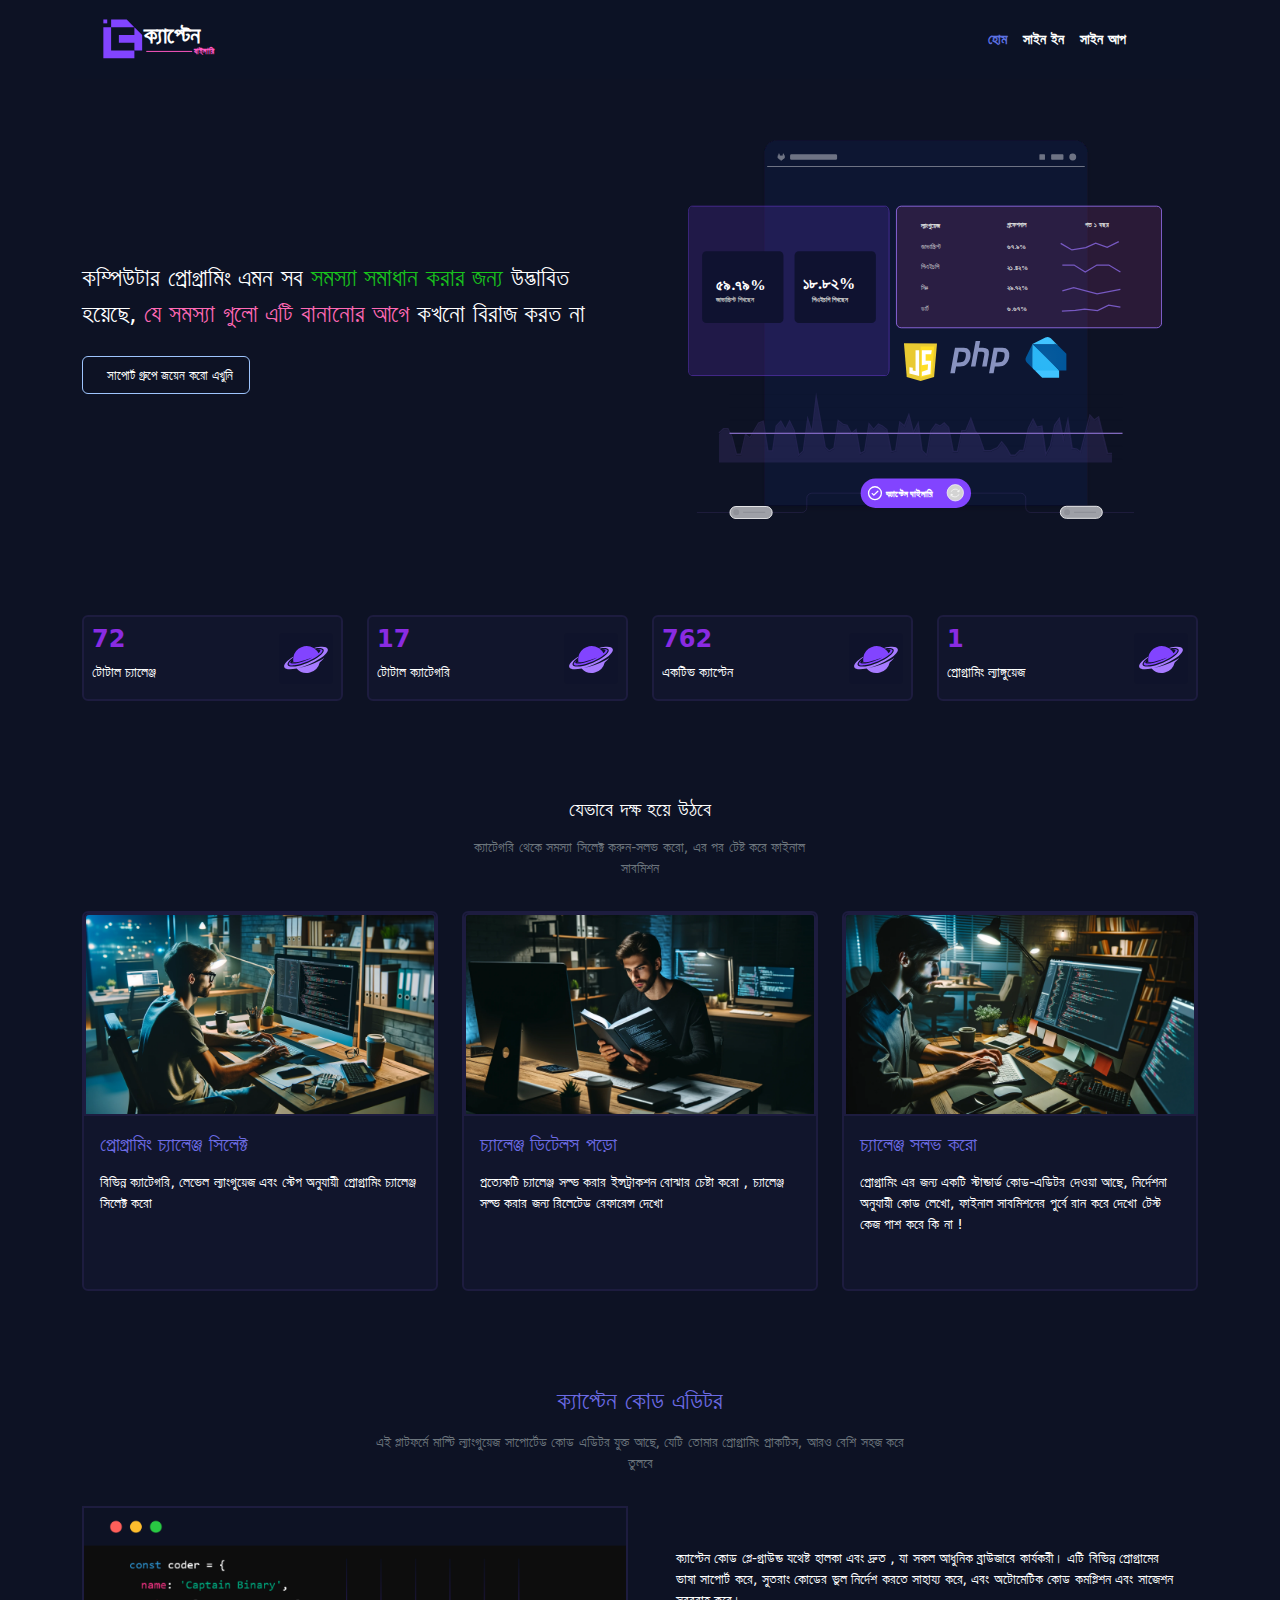
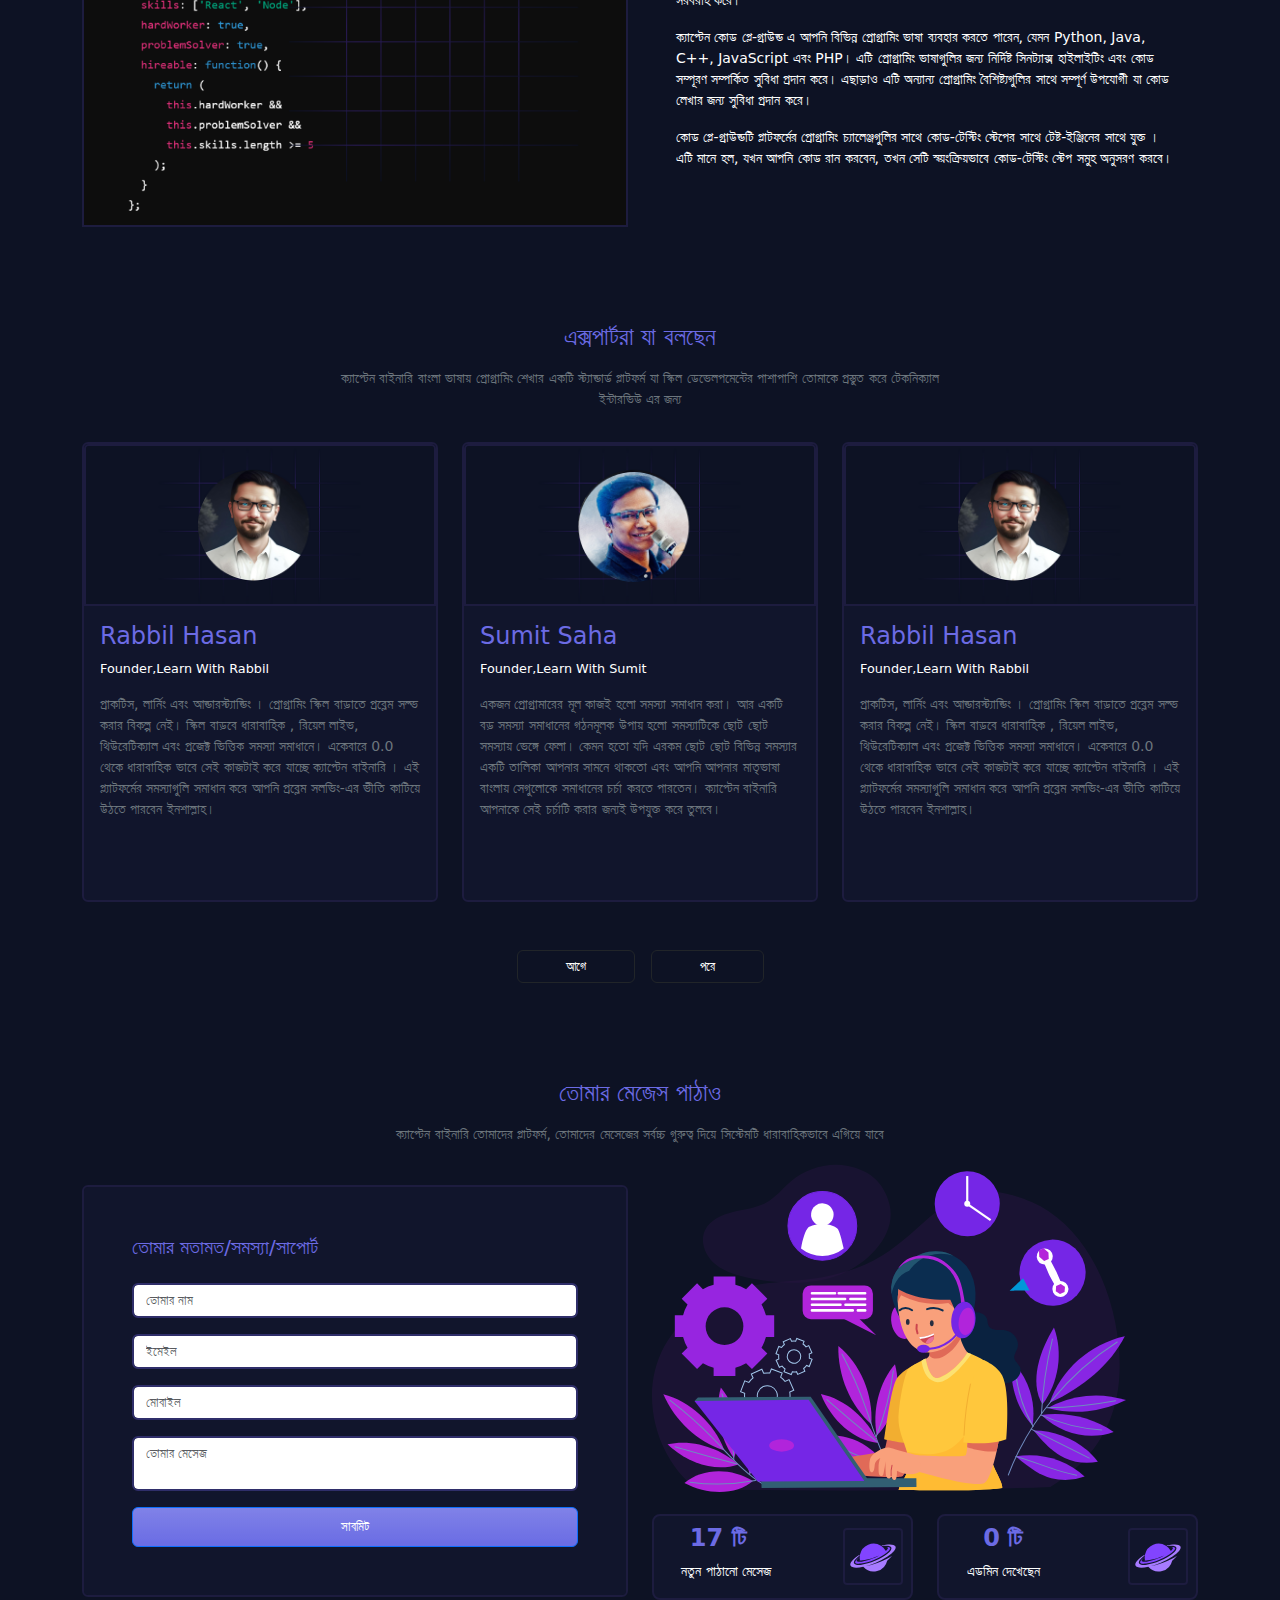
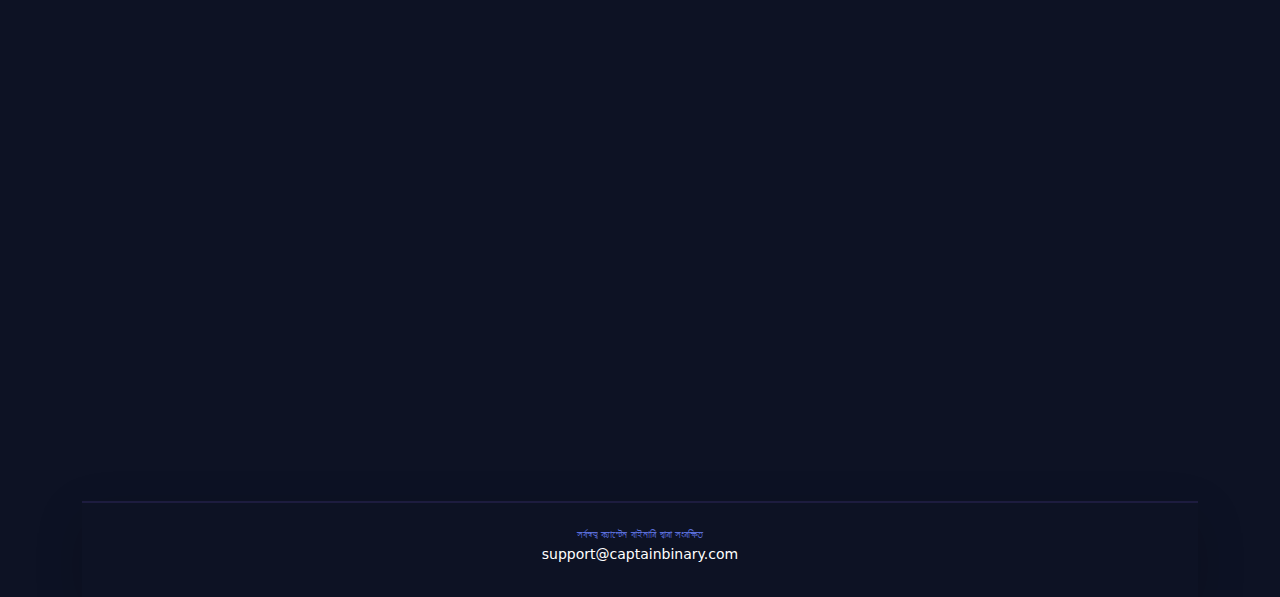
<file: index.html>
<!DOCTYPE html>
<html lang="en">

<head>
    <!--    meta tag starts from here-->
    <meta charset="UTF-8">
    <meta name="viewport" content="width=device-width, initial-scale=1.0">
    <meta name="description" content="Captain Binary তে প্রোগ্রামিং শেখার Day 01 থেকেই শুরু করতে পারবে প্রবলেম সলভিং। Step by step লার্ন করা থেকে শুরু করে প্রোগ্রামিং স্কিল ডেভেলপ হবে রিয়েল লাইফ, থিউরেটিক্যাল, প্রোজেক্ট ভিত্তিক সমস্যা সমাধানে। কম্পিউটার প্রোগ্রামিং এমন সব সমস্যা সমাধান করার জন্য উদ্ভাবিত হয়েছে, যে সমস্যা গুলো এটি বানানোর আগে কখনো বিরাজ করত না। ">
    <meta name="keyword" content="জাভাস্ক্রিপ্ট শেখা, জাভাস্ক্রিপ্ট সমস্যা সমাধান, কোডিং চ্যালেঞ্জ, জাভাস্ক্রিপ্ট টিউটোরিয়াল, প্রোগ্রামিং দক্ষতা, কোডিং অনুশীলন, জাভাস্ক্রিপ্ট অনুশীলন, ওয়েব ডেভেলপমেন্ট, ইন্টারেক্টিভ লার্নিং, Captain Binary">
    <meta property="og:image" content="https://CaptainBinary.com/images/captainbinary.png">
    <!-- google fonts -->
    <link rel="preconnect" href="https://fonts.googleapis.com">
    <link rel="preconnect" href="https://fonts.gstatic.com" crossorigin>
    <link href="https://fonts.googleapis.com/css2?family=Tiro+Bangla:ital@0;1&display=swap" rel="stylesheet">
    <!-- font awesome cdn -->
    <link rel="stylesheet" href="https://cdnjs.cloudflare.com/ajax/libs/font-awesome/6.5.2/css/all.min.css"
        integrity="sha512-SnH5WK+bZxgPHs44uWIX+LLJAJ9/2PkPKZ5QiAj6Ta86w+fsb2TkcmfRyVX3pBnMFcV7oQPJkl9QevSCWr3W6A=="
        crossorigin="anonymous" referrerpolicy="no-referrer" />
    <!-- bootstrap css -->
    <link rel="stylesheet" href="./css/bootstrap.min.css">
    <!-- custom css -->
    <link rel="stylesheet" href="./css/style.css">
    <title>Captain Binary - প্রোগ্রামিং শেখার সেরা উপায়</title>
</head>

<body>
    <!-- navbar starts here -->
    <section class="nav_menu sticky-top">
        <div class="container">
            <div class="row">
                <div class="wrapper mb-2">
                    <nav class="navbar navbar-expand-lg">
                        <div class="navbar-brand">
                            <a href="index.html">
                                <img src="./images/logo.svg" alt="logo_img" class="img-fluid">
                            </a>
                        </div>
        
                        <button class="navbar-toggler" type="button" data-bs-toggle="collapse" data-bs-target="#navbarSupportedContent" aria-controls="navbarSupportedContent" aria-expanded="false" aria-label="Toggle navigation">
                            <span><i class="fa-solid fa-bars fa-2x"></i></span>
                        </button>
                        
                        <div class="collapse navbar-collapse" id="navbarSupportedContent">
                            <ul class="navbar-nav ms-auto">
                                <li class="nav-item">
                                    <a class="nav-link  fw-bolder" href="index.html">হোম</a>
                                </li>
                                <li class="nav-item">
                                    <a class="nav-link text-white fw-bolder" href="login.html">সাইন ইন</a>
                                </li>
                                <li class="nav-item">
                                    <a class="nav-link text-white fw-bolder" href="sign-up.html">সাইন আপ</a>
                                </li>
                            </ul>
                        </div>
                        
                    </nav>
                </div>
            </div>
        </div>
    </section>
    <!-- navbar ends here -->

    <!-- hero section start -->
    <section class="hero mt-3 mt-lg-0">
        <div class="container">
            <div class="row align-items-center gap-4 gap-md-0">
                <div class="col-lg-6 ">
                    <div class="wrapper">
                        <h4 class="text-white lh-base">
                            <i class="fa-solid fa-quote-left text-secondary "></i>
                            কম্পিউটার প্রোগ্রামিং এমন সব
                            <span class="hero-span-1">
                                সমস্যা সমাধান করার জন্য
                            </span>
                            উদ্ভাবিত হয়েছে,
                            <span class="hero-span-2">
                                যে সমস্যা গুলো এটি বানানোর আগে
                            </span>কখনো বিরাজ করত না
                            <i class="fa-solid fa-quote-right text-secondary "></i>
                        </h4>
                        <div class="col-lg-12">
                            <a class="btn btn-outline-dark text-white px-3 mt-3 border-primary-subtle fs-6"
                                href="www.facebook.com"><i class="fa-brands fa-facebook"></i> <span class="hero-span-3">সাপোর্ট গ্রুপে জয়েন করো এখুনি</span>
                            </a>
                        </div>
                    </div>
                    
                </div>
                <div class="col-lg-6 p-5">
                    <img src="./images/hero-img.svg" alt="hero-img" class="img-fluid">
                </div>
            </div>
        </div>
    </section>
    <!-- hero section end -->

    <!-- brand section starts here-->
    <section class="brand my-5">
        <div class="container">
            <div class="row gap-3 gap-md-0">
                <div class="col-lg-3">
                    <div class="wrapper px-2 rounded-2">
                        <div class="row justify-content-between align-items-center">
                            <div class="col-6">
                                <h4 class="mt-2  fw-bolder">72</h4>
                                <p class="text-white small text-nowrap">টোটাল চ্যালেঞ্জ</p>
                            </div>
                            <div class="col-6">
                                <div class="d-flex justify-content-end">
                                    <img src="./images/icon.svg" alt="icon img" class="img-fluid w-50  rounded-1">
                                </div>
                            </div>
                        </div>
                    </div>
                </div>

                <div class="col-lg-3">
                    <div class="wrapper px-2 rounded-2">
                        <div class="row justify-content-between align-items-center">
                            <div class="col-6">
                                <h4 class="mt-2  fw-bolder">17</h4>
                                <p class="text-white small text-nowrap">টোটাল ক্যাটেগরি</p>
                            </div>
                            <div class="col-6">
                                <div class="d-flex justify-content-end">
                                    <img src="./images/icon.svg" alt="icon img" class="img-fluid w-50  rounded-1">
                                </div>
                            </div>
                        </div>
                    </div>
                </div>

                <div class="col-lg-3">
                    <div class="wrapper px-2 rounded-2">
                        <div class="row justify-content-between align-items-center">
                            <div class="col-6">
                                <h4 class="mt-2  fw-bolder">762</h4>
                                <p class="text-white small text-nowrap">একটিভ ক্যাপ্টেন</p>
                            </div>
                            <div class="col-6">
                                <div class="d-flex justify-content-end">
                                    <img src="./images/icon.svg" alt="icon img" class="img-fluid w-50  rounded-1">
                                </div>
                            </div>
                        </div>
                    </div>
                </div>

                <div class="col-lg-3">
                    <div class="wrapper px-2 rounded-2">
                        <div class="row justify-content-between align-items-center">
                            <div class="col-6">
                                <h4 class="mt-2 fw-bolder">1</h4>
                                <p class="text-white small text-nowrap">প্রোগ্রামিং ল্যাঙ্গুয়েজ</p>
                            </div>
                            <div class="col-6">
                                <div class="d-flex justify-content-end">
                                    <img src="./images/icon.svg" alt="icon img" class="img-fluid w-50  rounded-1">
                                </div>
                            </div>
                        </div>
                    </div>
                </div>
            </div>
        </div>
    </section>
    <!-- brand section ends here -->

    <!-- challenge  section starts from here-->
    <section class="challenge text-white my-5">
        <div class="container">
            <div class="row justify-content-center text-center">
                <div class="col-md-4 ">
                    <div class="wrapper">
                        <h5 class="mt-5 mb-3">যেভাবে দক্ষ হয়ে উঠবে</h5>
                        <p class=" small text-secondary">ক্যাটেগরি থেকে সমস্যা সিলেক্ট করুন-সলভ করো, এর পর টেষ্ট করে ফাইনাল সাবমিশন</p>
                    </div>
                </div>
            </div>
            <div class="row align-self-center">
                <div class="col-md-4">
                    <div class="wrapper">
                        <div class="card mt-3 card-item">
                            <div class="card-img">
                                <img class="img-fluid card-img-top" src="./images/find.webp" alt="card-img" >
                            </div>
                            <div class="card-body">
                                <h5 class="card-title title">প্রোগ্রামিং চ্যালেঞ্জ সিলেক্ট</h5>
                                <p class="card-text text-white small mt-3">
                                    বিভিন্ন ক্যাটেগরি, লেভেল ল্যাংগুয়েজ এবং স্টেপ অনুযায়ী প্রোগ্রামিং চ্যালেঞ্জ সিলেক্ট করো
                                </p>
                            </div>
                        </div>
                    </div>
                </div>

                <div class="col-md-4">
                    <div class="wrapper">
                        <div class="card mt-3 card-item">
                            <div class="card-img">
                                <img class="img-fluid card-img-top" src="./images/read.webp" alt="card-img" >
                            </div>
                            <div class="card-body">
                                <h5 class="card-title title">চ্যালেঞ্জ ডিটেলস পড়ো</h5>
                                <p class="card-text text-white small mt-3">
                                    প্রত্যেকটি চ্যালেঞ্জ সল্ভ করার ইন্সট্রাকশন বোঝার চেষ্টা করো , চ্যালেঞ্জ সল্ভ করার জন্য রিলেটেড রেফারেন্স দেখো
                                </p>
                            </div>
                        </div>
                    </div>
                </div>

                <div class="col-md-4">
                    <div class="wrapper">
                        <div class="card mt-3 card-item">
                            <div class="card-img">
                                <img class="img-fluid card-img-top" src="./images/solve.webp" alt="card-img" >
                            </div>
                            <div class="card-body">
                                <h5 class="card-title title">চ্যালেঞ্জ সলভ করো</h5>
                                <p class="card-text text-white small mt-3">
                                    প্রোগ্রামিং এর জন্য একটি স্টান্ডার্ড কোড-এডিটর দেওয়া আছে, নির্দেশনা অনুযায়ী কোড লেখো, ফাইনাল সাবমিশনের পুর্বে রান করে দেখো টেস্ট কেজ পাশ করে কি না !
                                </p>
                            </div>
                        </div>
                    </div>
                </div>
            </div>
        </div>
    </section>
    <!-- challenge  section ends here-->

    <!--    skill section starts from here-->

    <section class="challenge text-white my-5">
        <div class="container">

            <div class="row justify-content-center text-center">
                <div class="col-md-6">
                    <div class="wrapper">
                        <h4 class="mt-5 mb-3">ক্যাপ্টেন কোড এডিটর</h4>
                        <p class=" small text-secondary">এই প্লাটফর্মে মাল্টি ল্যাংগুয়েজ সাপোর্টেড কোড এডিটর যুক্ত আছে, যেটি তোমার প্রোগ্রামিং প্রাকটিস, আরও বেশি সহজ করে তুলবে</p>
                    </div>
                </div>
            </div>

            <div class="row align-items-center mt-3 gap-4 gap-md-0">
                <div class="col-md-6">
                    <div class="wrapper">
                        <img class="img-fluid" src="./images/console.png" alt="console-img">
                    </div>
                </div>

                <div class="col-md-6">
                    <div class="wrapper">
                        <div class="text small p-4 align-self-center">
                            <p>ক্যাপ্টেন কোড প্লে-গ্রাউন্ড যথেষ্ট হালকা এবং দ্রুত , যা সকল আধুনিক ব্রাউজারে কার্যকরী। এটি বিভিন্ন প্রোগ্রামের ভাষা সাপোর্ট করে, সুতরাং কোডের ভুল নির্দেশ করতে সাহায্য করে, এবং অটোমেটিক কোড কমপ্লিশন এবং সাজেশন সরবরাহ করে।</p>

                            <p>
                                ক্যাপ্টেন কোড প্লে-গ্রাউন্ড এ আপনি বিভিন্ন প্রোগ্রামিং ভাষা ব্যবহার করতে পারেন, যেমন Python, Java, C++, JavaScript এবং PHP। এটি প্রোগ্রামিং ভাষাগুলির জন্য নির্দিষ্ট সিনট্যাক্স হাইলাইটিং এবং কোড সম্পূরণ সম্পর্কিত সুবিধা প্রদান করে। এছাড়াও এটি অন্যান্য প্রোগ্রামিং বৈশিষ্ট্যগুলির সাথে সম্পূর্ণ উপযোগী যা কোড লেখার জন্য সুবিধা প্রদান করে।
                            </p>

                            <p>
                                কোড প্লে-গ্রাউন্ডটি প্লাটফর্মের প্রোগ্রামিং চ্যালেঞ্জগুলির সাথে কোড-টেস্টিং স্টেপের সাথে টেষ্ট-ইঞ্জিনের সাথে যুক্ত । এটি মানে হল, যখন আপনি কোড রান করবেন, তখন সেটি স্বয়ংক্রিয়ভাবে কোড-টেস্টিং স্টেপ সমুহ অনুসরণ করবে।
                            </p>
                        </div>
                    </div>
                </div>
            </div>
        </div>
    </section>

    <!--    skill section ends here-->

    <!--    testimonial section starts from here-->
    <section class="challenge testimonial text-white my-5">
        <div class="container">
            <div class="row justify-content-center text-center">
                <div class="col-6 col-md-7">
                    <div class="wrapper">
                        <h4 class="mt-5 mb-3">এক্সপার্টরা যা বলছেন</h4>
                        <p class=" small text-secondary">ক্যাপ্টেন বাইনারি বাংলা ভাষায় প্রোগ্রামিং শেখার একটি স্ট্যান্ডার্ড প্লাটফর্ম যা স্কিল ডেভেলপমেন্টের পাশাপাশি তোমাকে প্রস্তুত করে টেকনিক্যাল ইন্টারভিউ এর জন্য</p>
                    </div>
                </div>
            </div>
            <div class="row">
                <div class="col-md-4">
                    <div class="wrapper">
                        <div class="card mt-3 card-item">
                            <div class="card-img">
                                <img class="img-fluid card-img-top" src="./images/testimonial_1.png" alt="card-img" >
                            </div>
                            <div class="card-body p-3">
                                <h4 class="card-title title">Rabbil Hasan</h4>
                                <p class="card-text text-white designation">Founder,Learn With Rabbil</p>
                                <p class="card-text text-secondary small mt-3 mb-3">
                                    প্রাকটিস, লার্নিং এবং আন্ডারস্ট্যান্ডিং । প্রোগ্রামিং স্কিল বাড়াতে প্রব্লেম সল্ভ করার বিকল্প নেই। স্কিল বাড়বে ধারাবাহিক , রিয়েল লাইভ, থিউরেটিক্যাল এবং প্রজেক্ট ভিত্তিক সমস্যা সমাধানে। একেবারে 0.0 থেকে ধারাবাহিক ভাবে সেই কাজটাই করে যাচ্ছে ক্যাপ্টেন বাইনারি । এই প্ল্যাটফর্মের সমস্যাগুলি সমাধান করে আপনি প্রব্লেম সলভিং-এর ভীতি কাটিয়ে উঠতে পারবেন ইনশাল্লাহ।
                                </p>
                            </div>
                        </div>
                    </div>
                </div>

                <div class="col-md-4">
                    <div class="wrapper">
                        <div class="card mt-3 card-item">
                            <div class="card-img">
                                <img class="img-fluid card-img-top" src="./images/testimonial_2.png" alt="card-img" >
                            </div>
                            <div class="card-body p-3">
                                <h4 class="card-title title">Sumit Saha</h4>
                                <p class="card-text text-white designation">Founder,Learn With Sumit</p>
                                <p class="card-text text-secondary small">
                                    একজন প্রোগ্রামারের মূল কাজই হলো সমস্যা সমাধান করা। আর একটি বড় সমস্যা সমাধানের গঠনমূলক উপায় হলো সমস্যাটিকে ছোট ছোট সমস্যায় ভেঙ্গে ফেলা। কেমন হতো যদি এরকম ছোট ছোট বিভিন্ন সমস্যার একটি তালিকা আপনার সামনে থাকতো এবং আপনি আপনার মাতৃভাষা বাংলায় সেগুলোকে সমাধানের চর্চা করতে পারতেন। ক্যাপ্টেন বাইনারি আপনাকে সেই চর্চাটি করার জন্যই উপযুক্ত করে তুলবে।
                                </p>
                            </div>
                        </div>
                    </div>
                </div>

                <div class="col-md-4">
                    <div class="wrapper">
                        <div class="card mt-3 card-item">
                            <div class="card-img">
                                <img class="img-fluid card-img-top" src="./images/testimonial_3.png" alt="card-img" >
                            </div>
                            <div class="card-body p-3">
                                <h4 class="card-title title">Rabbil Hasan</h4>
                                <p class="card-text text-white designation">Founder,Learn With Rabbil</p>
                                <p class="card-text text-secondary small mt-3 mb-3">
                                    প্রাকটিস, লার্নিং এবং আন্ডারস্ট্যান্ডিং । প্রোগ্রামিং স্কিল বাড়াতে প্রব্লেম সল্ভ করার বিকল্প নেই। স্কিল বাড়বে ধারাবাহিক , রিয়েল লাইভ, থিউরেটিক্যাল এবং প্রজেক্ট ভিত্তিক সমস্যা সমাধানে। একেবারে 0.0 থেকে ধারাবাহিক ভাবে সেই কাজটাই করে যাচ্ছে ক্যাপ্টেন বাইনারি । এই প্ল্যাটফর্মের সমস্যাগুলি সমাধান করে আপনি প্রব্লেম সলভিং-এর ভীতি কাটিয়ে উঠতে পারবেন ইনশাল্লাহ।
                                </p>
                            </div>
                        </div>
                    </div>
                </div>

                <div class="col-md-12">
                    <div class="wrapper d-flex justify-content-center mt-5 gap-3">
                        <a class="btn btn-outline-dark text-white testimonial-btn px-5 " href="#">আগে</a>
                        <a class="btn btn-outline-dark text-white  testimonial-btn px-5 " href="#">পরে</a>
                    </div>
                </div>
            </div>
        </div>
    </section>
    <!--    testimonial section starts from here-->

    <!--    contact section starts from here-->
    <section class="contact challenge">
        <div class="container">
            <div class="row ">
                <div class="wrapper d-flex justify-content-center text-center">
                    <div class="col-md-6 ">
                        <div class="wrapper">
                            <h4 class="mt-5 mb-3">তোমার মেজেস পাঠাও</h4>
                            <p class=" small text-secondary">ক্যাপ্টেন বাইনারি তোমাদের প্লাটফর্ম, তোমাদের মেসেজের সর্বচ্চ গুরুত্ব দিয়ে
                                সিস্টেমটি ধারাবাহিকভাবে এগিয়ে যাবে</p>
                        </div>
                    </div>
                </div>
                <div class="col-md-6 my-4">
                    <form action="" class="text-white form-control p-5 rounded-2">
                        <h5 class="mb-4 title ">তোমার মতামত/সমস্যা/সাপোর্ট</h5>
                        <div class="wrapper">
                            <div class="mb-3 ">
                                <input class="form-control small" type="text" name="name" id="text" placeholder="তোমার নাম" aria-label="first-name">
                            </div>

                            <div class="mb-3">
                                <input class="form-control " type="email" name="email" id="email" placeholder="ইমেইল" aria-label="email">
                            </div>

                            <div class="mb-3">
                                <input class="form-control" type="tel" name="mobile" id="mobile" placeholder="মোবাইল" aria-label="tel">
                            </div>

                            <div class="mb-3">
                                <textarea class="form-control" type="text" id="msg" placeholder="তোমার মেসেজ" aria-label="message"></textarea>
                            </div>
                            <div>
                                <button class="btn btn-primary bg-gradient w-100" type="submit">সাবমিট</button>
                            </div>
                        </div>
                    </form>
                </div>
                <div class="col-md-6">
                    <img src="./images/support.svg" alt="support-img">

                    <div class="row">
                        <div class="col-6">
                            <a href="#" class="text-decoration-none pointer-event">
                                <div class="wrapper d-flex align-items-center rounded-3 card-item">
                                    <div class="col-6 text-center">
                                        <h4 class="mt-2  fw-bolder">17 টি</h4>
                                        <p class="text-white small text-nowrap ms-3">নতুন পাঠানো মেসেজ</p>
                                    </div>
                                    <div class="col-6">
                                        <div class="d-flex justify-content-end me-2">
                                            <img src="./images/icon.svg" alt="icon img" class="img-fluid w-50  rounded-1">
                                        </div>
                                    </div>
                                </div>
                            </a>
                        </div>

                        <div class="col-6">
                            <a href="#" class="text-decoration-none pointer-event">
                                <div class="wrapper d-flex align-items-center rounded-3 card-item">
                                    <div class="col-6 text-center">
                                        <h4 class="mt-2  fw-bolder">0 টি</h4>
                                        <p class="text-white small text-nowrap">এডমিন দেখেছেন </p>
                                    </div>
                                    <div class="col-6">
                                        <div class="d-flex justify-content-end me-2">
                                            <img src="./images/icon.svg" alt="icon img" class="img-fluid w-50  rounded-1">
                                        </div>
                                    </div>
                                </div>
                            </a>
                        </div>
                    </div>

                </div>
            </div>
        </div>
    </section>
    <!--    contact section ends here-->

    <!--    footer section starts from here-->
    <section class="footer">
        <div class="container">
            <div class="wrapper text-center text-white py-3 shadow-lg">
                <div class="row justify-content-center">
                    <div class="col-12 col-md-6">
                        <div class="footer-icon">
                            <i class="fa-brands fa-facebook"></i>
                            <i class="fa-brands fa-linkedin-in"></i>
                            <i class="fa-brands fa-youtube"></i>
                        </div>
                        <div class="footer-des">
                            <p class="small mt-2 mb-0">সর্বস্বত্ব ক্যাপ্টেন বাইনারি দ্বারা সংরক্ষিত</p>
                            <p class="small">support@captainbinary.com</p>
                        </div>
                    </div>
                </div>
            </div>
        </div>
    </section>

    <!--    footer section ends here-->
    <script src="./js/bootstrap.bundle.js"></script>
</body>

</html>
</file>
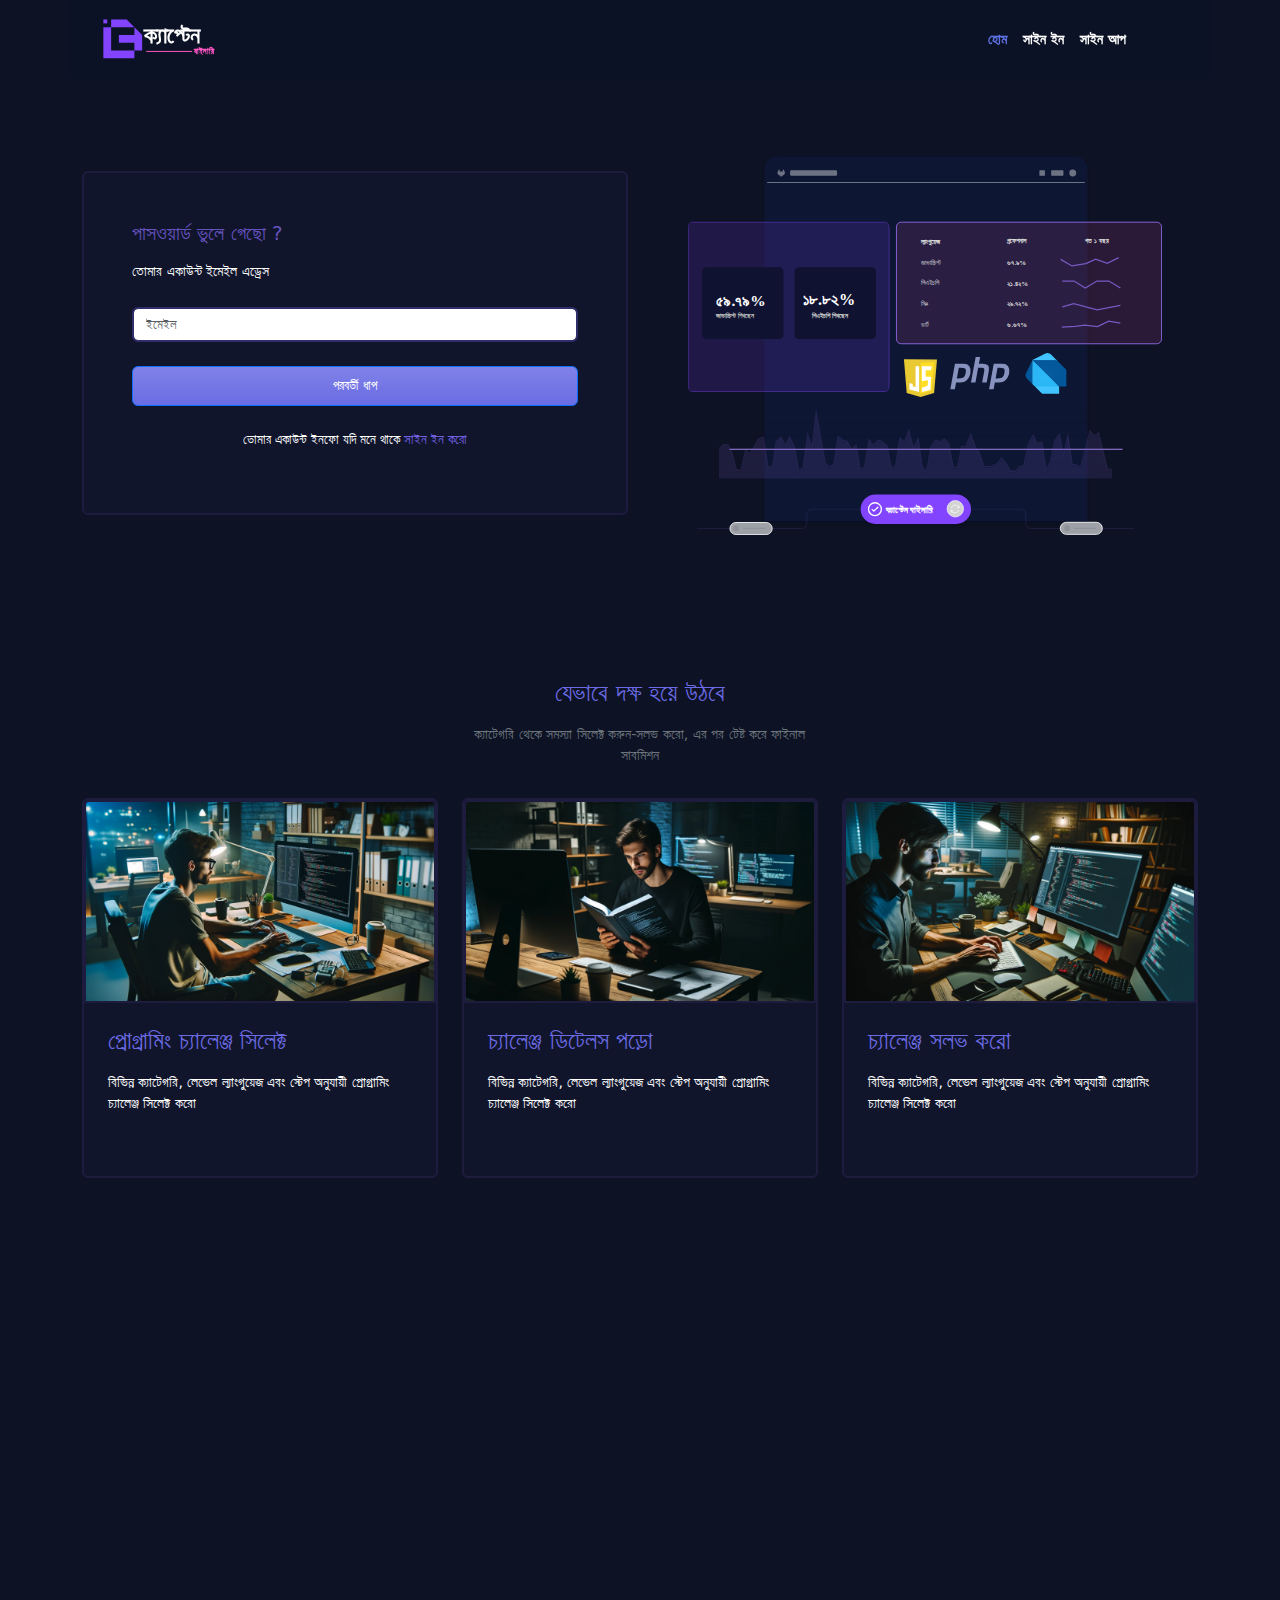
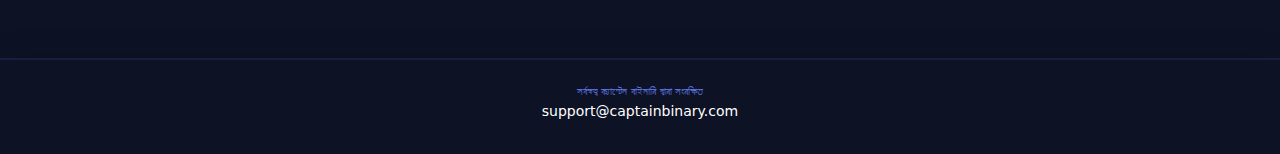
<file: forget-password.html>
<!DOCTYPE html>
<html lang="en">

<head>
    <!--    meta tag starts from here-->
    <meta charset="UTF-8">
    <meta name="viewport" content="width=device-width, initial-scale=1.0">
    <meta name="description" content="Captain Binary তে প্রোগ্রামিং শেখার Day 01 থেকেই শুরু করতে পারবে প্রবলেম সলভিং। Step by step লার্ন করা থেকে শুরু করে প্রোগ্রামিং স্কিল ডেভেলপ হবে রিয়েল লাইফ, থিউরেটিক্যাল, প্রোজেক্ট ভিত্তিক সমস্যা সমাধানে। কম্পিউটার প্রোগ্রামিং এমন সব সমস্যা সমাধান করার জন্য উদ্ভাবিত হয়েছে, যে সমস্যা গুলো এটি বানানোর আগে কখনো বিরাজ করত না। ">
    <meta name="keyword" content="জাভাস্ক্রিপ্ট শেখা, জাভাস্ক্রিপ্ট সমস্যা সমাধান, কোডিং চ্যালেঞ্জ, জাভাস্ক্রিপ্ট টিউটোরিয়াল, প্রোগ্রামিং দক্ষতা, কোডিং অনুশীলন, জাভাস্ক্রিপ্ট অনুশীলন, ওয়েব ডেভেলপমেন্ট, ইন্টারেক্টিভ লার্নিং, Captain Binary">
    <meta property="og:image" content="https://CaptainBinary.com/images/captainbinary.png">
    <!-- google fonts -->
    <link rel="preconnect" href="https://fonts.googleapis.com">
    <link rel="preconnect" href="https://fonts.gstatic.com" crossorigin>
    <link href="https://fonts.googleapis.com/css2?family=Tiro+Bangla:ital@0;1&display=swap" rel="stylesheet">
    <!-- font awesome cdn -->
    <link rel="stylesheet" href="https://cdnjs.cloudflare.com/ajax/libs/font-awesome/6.5.2/css/all.min.css"
          integrity="sha512-SnH5WK+bZxgPHs44uWIX+LLJAJ9/2PkPKZ5QiAj6Ta86w+fsb2TkcmfRyVX3pBnMFcV7oQPJkl9QevSCWr3W6A=="
          crossorigin="anonymous" referrerpolicy="no-referrer" />
    <!-- bootstrap css -->
    <link rel="stylesheet" href="./css/bootstrap.min.css">
    <!-- custom css -->
    <link rel="stylesheet" href="./css/style.css">
    <title>ফরগেট পাসওয়ার্ড</title>
</head>

<body>
<!-- navbar starts here -->
<section class="nav_menu">
    <div class="container">
        <div class="row">
            <div class="wrapper">
                <nav class="navbar navbar-expand-lg sticky-top ">
                    <div class="navbar-brand">
                        <a href="index.html">
                            <img src="./images/logo.svg" alt="logo_img" class="img-fluid">
                        </a>
                    </div>

                    <button class="navbar-toggler" type="button" data-bs-toggle="collapse" data-bs-target="#navbarSupportedContent" aria-controls="navbarSupportedContent" aria-expanded="false" aria-label="Toggle navigation">
                        <span><i class="fa-solid fa-bars fa-2x"></i></span>
                    </button>

                    <div class="collapse navbar-collapse" id="navbarSupportedContent">
                        <ul class="navbar-nav ms-auto">
                            <li class="nav-item">
                                <a class="nav-link fw-bolder" aria-current="page" href="#">হোম</a>
                            </li>
                            <li class="nav-item">
                                <a class="nav-link text-white fw-bolder" href="#">সাইন ইন</a>
                            </li>
                            <li class="nav-item">
                                <a class="nav-link text-white fw-bolder" href="#">সাইন আপ</a>
                            </li>
                        </ul>
                    </div>

                </nav>
            </div>
        </div>
    </div>
</section>
<!-- navbar ends here -->

<!--password recovery section starts from here-->
<section class="login contact my-4">
    <div class="container">
        <div class="row gap-3 gap-md-0">
            <div class="col-md-6 my-4 align-self-center">
                <div class="wrapper">
                    <form action="" class="text-white form-control p-5 rounded-2">
                        <h5 class="mb-3 login-title">পাসওয়ার্ড ভুলে গেছো ?</h5>
                        <p class="login-subtitle mb-4 small">তোমার একাউন্ট ইমেইল এড্রেস</p>
                        <div class="wrapper">
                            <div class="mb-3 text-white">
                                <input class="form-control " type="email" name="email" id="email" placeholder="ইমেইল" aria-label="email">
                            </div>

                            <div class="mb-3 mt-4">
                                <button class="btn btn-primary bg-gradient w-100" type="submit">পরবর্তী ধাপ</button>
                            </div>
                            <p class="text-center login-des mt-4">তোমার একাউন্ট ইনফো যদি মনে থাকে<span class=" login-span"><a href="login.html">  সাইন ইন করো </a></span></p>
                        </div>
                    </form>
                </div>
            </div>

            <div class="col-md-6 p-5 align-self-center">
                <img src="./images/hero-img.svg" alt="hero-img" class="img-fluid">
            </div>
        </div>
    </div>
</section>
<!--password recovery ends here-->

<!-- challenge  section starts from here-->
<section class="challenge text-white my-5">
    <div class="container">
        <div class="row justify-content-center text-center">
            <div class="col-md-4 ">
                <div class="wrapper">
                    <h4 class="mt-5 mb-3">যেভাবে দক্ষ হয়ে উঠবে</h4>
                    <p class=" small text-secondary">ক্যাটেগরি থেকে সমস্যা সিলেক্ট করুন-সলভ করো, এর পর টেষ্ট করে ফাইনাল সাবমিশন</p>
                </div>
            </div>
        </div>
        <div class="row">
            <div class="col-md-4">
                <div class="wrapper">
                    <div class="card mt-3 card-item">
                        <div class="card-img">
                            <img class="img-fluid card-img-top" src="./images/find.webp" alt="card-img" >
                        </div>
                        <div class="card-body p-4">
                            <h4 class="card-title title">প্রোগ্রামিং চ্যালেঞ্জ সিলেক্ট</h4>
                            <p class="card-text text-white small mt-3 mb-4">
                                বিভিন্ন ক্যাটেগরি, লেভেল ল্যাংগুয়েজ এবং স্টেপ অনুযায়ী প্রোগ্রামিং চ্যালেঞ্জ সিলেক্ট করো
                            </p>
                        </div>
                    </div>
                </div>
            </div>

            <div class="col-md-4">
                <div class="wrapper">
                    <div class="card mt-3 card-item">
                        <div class="card-img">
                            <img class="img-fluid card-img-top" src="./images/read.webp" alt="card-img" >
                        </div>
                        <div class="card-body p-4">
                            <h4 class="card-title title">চ্যালেঞ্জ ডিটেলস পড়ো</h4>
                            <p class="card-text text-white small mt-3 mb-4">
                                বিভিন্ন ক্যাটেগরি, লেভেল ল্যাংগুয়েজ এবং স্টেপ অনুযায়ী প্রোগ্রামিং চ্যালেঞ্জ সিলেক্ট করো
                            </p>
                        </div>
                    </div>
                </div>
            </div>

            <div class="col-md-4">
                <div class="wrapper">
                    <div class="card mt-3 card-item">
                        <div class="card-img">
                            <img class="img-fluid card-img-top" src="./images/solve.webp" alt="card-img" >
                        </div>
                        <div class="card-body p-4">
                            <h4 class="card-title title">চ্যালেঞ্জ সলভ করো</h4>
                            <p class="card-text text-white small mt-3 mb-4">
                                বিভিন্ন ক্যাটেগরি, লেভেল ল্যাংগুয়েজ এবং স্টেপ অনুযায়ী প্রোগ্রামিং চ্যালেঞ্জ সিলেক্ট করো
                            </p>
                        </div>
                    </div>
                </div>
            </div>
        </div>
    </div>
</section>
<!-- challenge  section ends here-->

<!--    footer section starts from here-->
<section class="footer">
    <div class="wrapper text-center text-white py-3 shadow-lg">
        <div class="row justify-content-center">
            <div class="col-12 col-md-6">
                <div class="footer-icon">
                    <i class="fa-brands fa-facebook"></i>
                    <i class="fa-brands fa-linkedin-in"></i>
                    <i class="fa-brands fa-youtube"></i>
                </div>
                <div class="footer-des">
                    <p class="small mt-2 mb-0">সর্বস্বত্ব ক্যাপ্টেন বাইনারি দ্বারা সংরক্ষিত</p>
                    <p class="small">support@captainbinary.com</p>
                </div>
            </div>
        </div>
    </div>
</section>

<!--    footer section ends here-->
<script src="./js/bootstrap.bundle.js"></script>
</body>

</html>
</file>
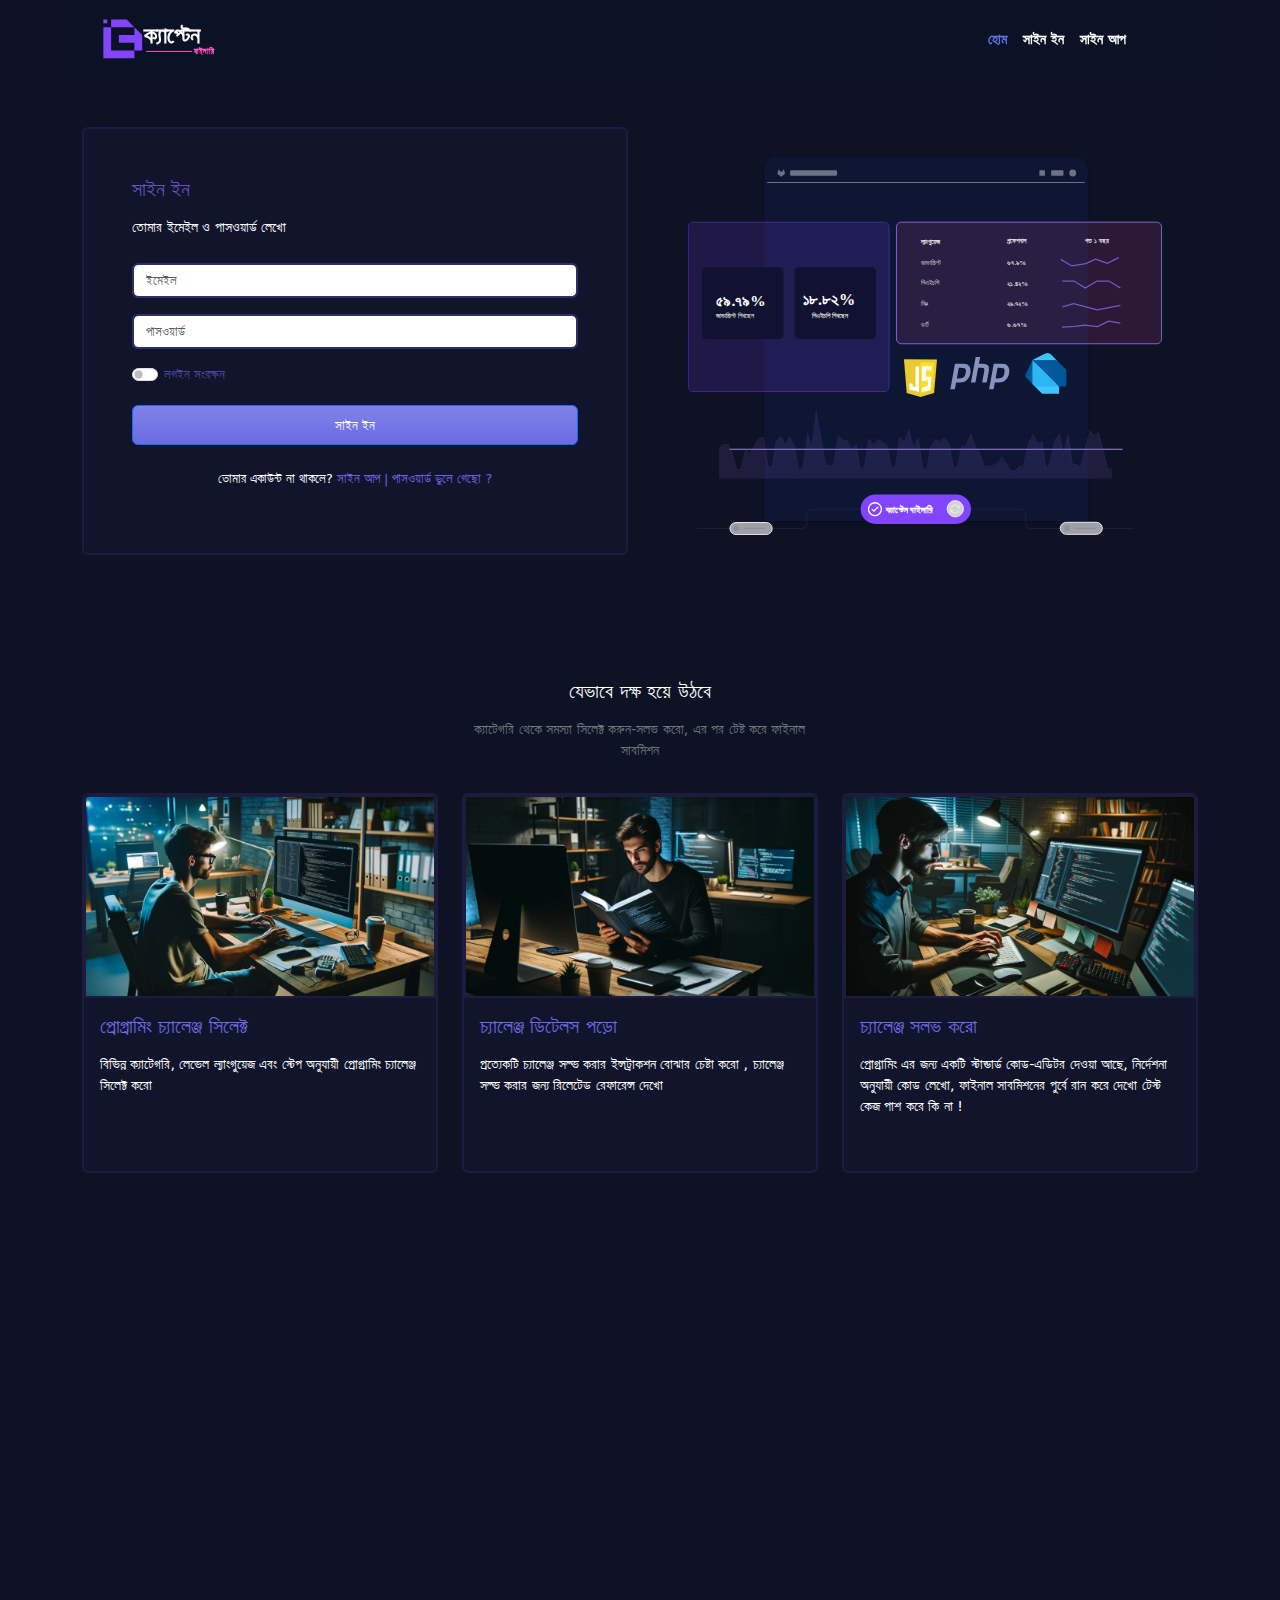
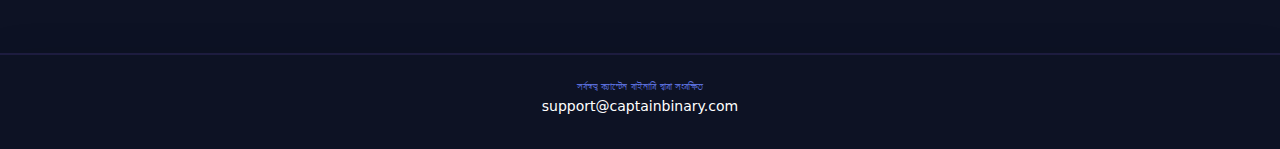
<file: login.html>
<!DOCTYPE html>
<html lang="en">

<head>
    <!--    meta tag starts from here-->
    <meta charset="UTF-8">
    <meta name="viewport" content="width=device-width, initial-scale=1.0">
    <meta name="description" content="Captain Binary তে প্রোগ্রামিং শেখার Day 01 থেকেই শুরু করতে পারবে প্রবলেম সলভিং। Step by step লার্ন করা থেকে শুরু করে প্রোগ্রামিং স্কিল ডেভেলপ হবে রিয়েল লাইফ, থিউরেটিক্যাল, প্রোজেক্ট ভিত্তিক সমস্যা সমাধানে। কম্পিউটার প্রোগ্রামিং এমন সব সমস্যা সমাধান করার জন্য উদ্ভাবিত হয়েছে, যে সমস্যা গুলো এটি বানানোর আগে কখনো বিরাজ করত না। ">
    <meta name="keyword" content="জাভাস্ক্রিপ্ট শেখা, জাভাস্ক্রিপ্ট সমস্যা সমাধান, কোডিং চ্যালেঞ্জ, জাভাস্ক্রিপ্ট টিউটোরিয়াল, প্রোগ্রামিং দক্ষতা, কোডিং অনুশীলন, জাভাস্ক্রিপ্ট অনুশীলন, ওয়েব ডেভেলপমেন্ট, ইন্টারেক্টিভ লার্নিং, Captain Binary">
    <meta property="og:image" content="https://CaptainBinary.com/images/captainbinary.png">
    <!-- google fonts -->
    <link rel="preconnect" href="https://fonts.googleapis.com">
    <link rel="preconnect" href="https://fonts.gstatic.com" crossorigin>
    <link href="https://fonts.googleapis.com/css2?family=Tiro+Bangla:ital@0;1&display=swap" rel="stylesheet">
    <!-- font awesome cdn -->
    <link rel="stylesheet" href="https://cdnjs.cloudflare.com/ajax/libs/font-awesome/6.5.2/css/all.min.css"
          integrity="sha512-SnH5WK+bZxgPHs44uWIX+LLJAJ9/2PkPKZ5QiAj6Ta86w+fsb2TkcmfRyVX3pBnMFcV7oQPJkl9QevSCWr3W6A=="
          crossorigin="anonymous" referrerpolicy="no-referrer" />
    <!-- bootstrap css -->
    <link rel="stylesheet" href="./css/bootstrap.min.css">
    <!-- custom css -->
    <link rel="stylesheet" href="./css/style.css">
    <title>সাইন ইন়</title>
</head>

<body>
<!-- navbar starts here -->
<section class="nav_menu">
    <div class="container">
        <div class="row">
            <div class="wrapper">
                <nav class="navbar navbar-expand-lg sticky-top ">
                    <div class="navbar-brand">
                        <a href="index.html">
                            <img src="./images/logo.svg" alt="logo_img" class="img-fluid">
                        </a>
                    </div>

                    <button class="navbar-toggler" type="button" data-bs-toggle="collapse" data-bs-target="#navbarSupportedContent" aria-controls="navbarSupportedContent" aria-expanded="false" aria-label="Toggle navigation">
                        <span><i class="fa-solid fa-bars fa-2x"></i></span>
                    </button>

                    <div class="collapse navbar-collapse" id="navbarSupportedContent">
                        <ul class="navbar-nav ms-auto">
                            <li class="nav-item">
                                <a class="nav-link fw-bolder" aria-current="page" href="index.html">হোম</a>
                            </li>
                            <li class="nav-item">
                                <a class="nav-link text-white fw-bolder" href="login.html">সাইন ইন</a>
                            </li>
                            <li class="nav-item">
                                <a class="nav-link text-white fw-bolder" href="sign-up.html">সাইন আপ</a>
                            </li>
                        </ul>
                    </div>

                </nav>
            </div>
        </div>
    </div>
</section>
<!-- navbar ends here -->

<!--login section starts from here-->
<section class="login contact mt-4">
    <div class="container">
        <div class="row gap-3 gap-md-0">
            <div class="col-md-6 my-4">
                <div class="wrapper">
                    <form action="" class="text-white form-control p-5 rounded-2">
                        <h5 class="mb-3 login-title">সাইন ইন</h5>
                        <p class="login-subtitle mb-4">তোমার ইমেইল ও পাসওয়ার্ড লেখো</p>
                        <div class="wrapper">
                            <div class="mb-3">
                                <input class="form-control " type="email" name="email" id="email" placeholder="ইমেইল" aria-label="email">
                            </div>
                            <div class="mb-3">
                                <input class="form-control" type="password" name="password" id="password" placeholder="পাসওয়ার্ড" aria-label="tel">
                            </div>
                            <div class="form-check form-switch mb-3">
                                <input class="form-check-input" type="checkbox"  id="remember" aria-label="checkbox">
                                <label class="form-check-label" for="remember">লগইন সংরক্ষন</label>
                            </div>
                            <div class="mb-3">
                                <button class="btn btn-primary bg-gradient w-100" type="submit">সাইন ইন</button>
                            </div>
                            <p class="text-center login-des mt-4">তোমার একাউন্ট না থাকলে?<span class=" login-span"><a href="sign-up.html"> সাইন আপ</a> | <a href="forget-password.html">পাসওয়ার্ড ভুলে গেছো ?</a></span></p>
                        </div>
                    </form>
                </div>
            </div>

            <div class="col-md-6 p-5">
                <img src="./images/hero-img.svg" alt="hero-img" class="img-fluid">
            </div>
        </div>
    </div>
</section>
<!--login section end here-->

<!-- challenge  section starts from here-->
<section class="challenge text-white my-5">
    <div class="container">
        <div class="row justify-content-center text-center">
            <div class="col-md-4 ">
                <div class="wrapper">
                    <h5 class="mt-5 mb-3">যেভাবে দক্ষ হয়ে উঠবে</h5>
                    <p class=" small text-secondary">ক্যাটেগরি থেকে সমস্যা সিলেক্ট করুন-সলভ করো, এর পর টেষ্ট করে ফাইনাল সাবমিশন</p>
                </div>
            </div>
        </div>
        <div class="row align-self-center">
            <div class="col-md-4">
                <div class="wrapper">
                    <div class="card mt-3 card-item">
                        <div class="card-img">
                            <img class="img-fluid card-img-top" src="./images/find.webp" alt="card-img" >
                        </div>
                        <div class="card-body">
                            <h5 class="card-title title">প্রোগ্রামিং চ্যালেঞ্জ সিলেক্ট</h5>
                            <p class="card-text text-white small mt-3">
                                বিভিন্ন ক্যাটেগরি, লেভেল ল্যাংগুয়েজ এবং স্টেপ অনুযায়ী প্রোগ্রামিং চ্যালেঞ্জ সিলেক্ট করো
                            </p>
                        </div>
                    </div>
                </div>
            </div>

            <div class="col-md-4">
                <div class="wrapper">
                    <div class="card mt-3 card-item">
                        <div class="card-img">
                            <img class="img-fluid card-img-top" src="./images/read.webp" alt="card-img" >
                        </div>
                        <div class="card-body">
                            <h5 class="card-title title">চ্যালেঞ্জ ডিটেলস পড়ো</h5>
                            <p class="card-text text-white small mt-3">
                                প্রত্যেকটি চ্যালেঞ্জ সল্ভ করার ইন্সট্রাকশন বোঝার চেষ্টা করো , চ্যালেঞ্জ সল্ভ করার জন্য রিলেটেড রেফারেন্স দেখো
                            </p>
                        </div>
                    </div>
                </div>
            </div>

            <div class="col-md-4">
                <div class="wrapper">
                    <div class="card mt-3 card-item">
                        <div class="card-img">
                            <img class="img-fluid card-img-top" src="./images/solve.webp" alt="card-img" >
                        </div>
                        <div class="card-body">
                            <h5 class="card-title title">চ্যালেঞ্জ সলভ করো</h5>
                            <p class="card-text text-white small mt-3">
                                প্রোগ্রামিং এর জন্য একটি স্টান্ডার্ড কোড-এডিটর দেওয়া আছে, নির্দেশনা অনুযায়ী কোড লেখো, ফাইনাল সাবমিশনের পুর্বে রান করে দেখো টেস্ট কেজ পাশ করে কি না !
                            </p>
                        </div>
                    </div>
                </div>
            </div>
        </div>
    </div>
</section>
<!-- challenge  section ends here-->

<!--    footer section starts from here-->
<section class="footer">
    <div class="wrapper text-center text-white py-3 shadow-lg">
        <div class="row justify-content-center">
            <div class="col-12 col-md-6">
                <div class="footer-icon">
                    <i class="fa-brands fa-facebook"></i>
                    <i class="fa-brands fa-linkedin-in"></i>
                    <i class="fa-brands fa-youtube"></i>
                </div>
                <div class="footer-des">
                    <p class="small mt-2 mb-0">সর্বস্বত্ব ক্যাপ্টেন বাইনারি দ্বারা সংরক্ষিত</p>
                    <p class="small">support@captainbinary.com</p>
                </div>
            </div>
        </div>
    </div>
</section>

<!--    footer section ends here-->
<script src="./js/bootstrap.bundle.js"></script>
</body>

</html>
</file>
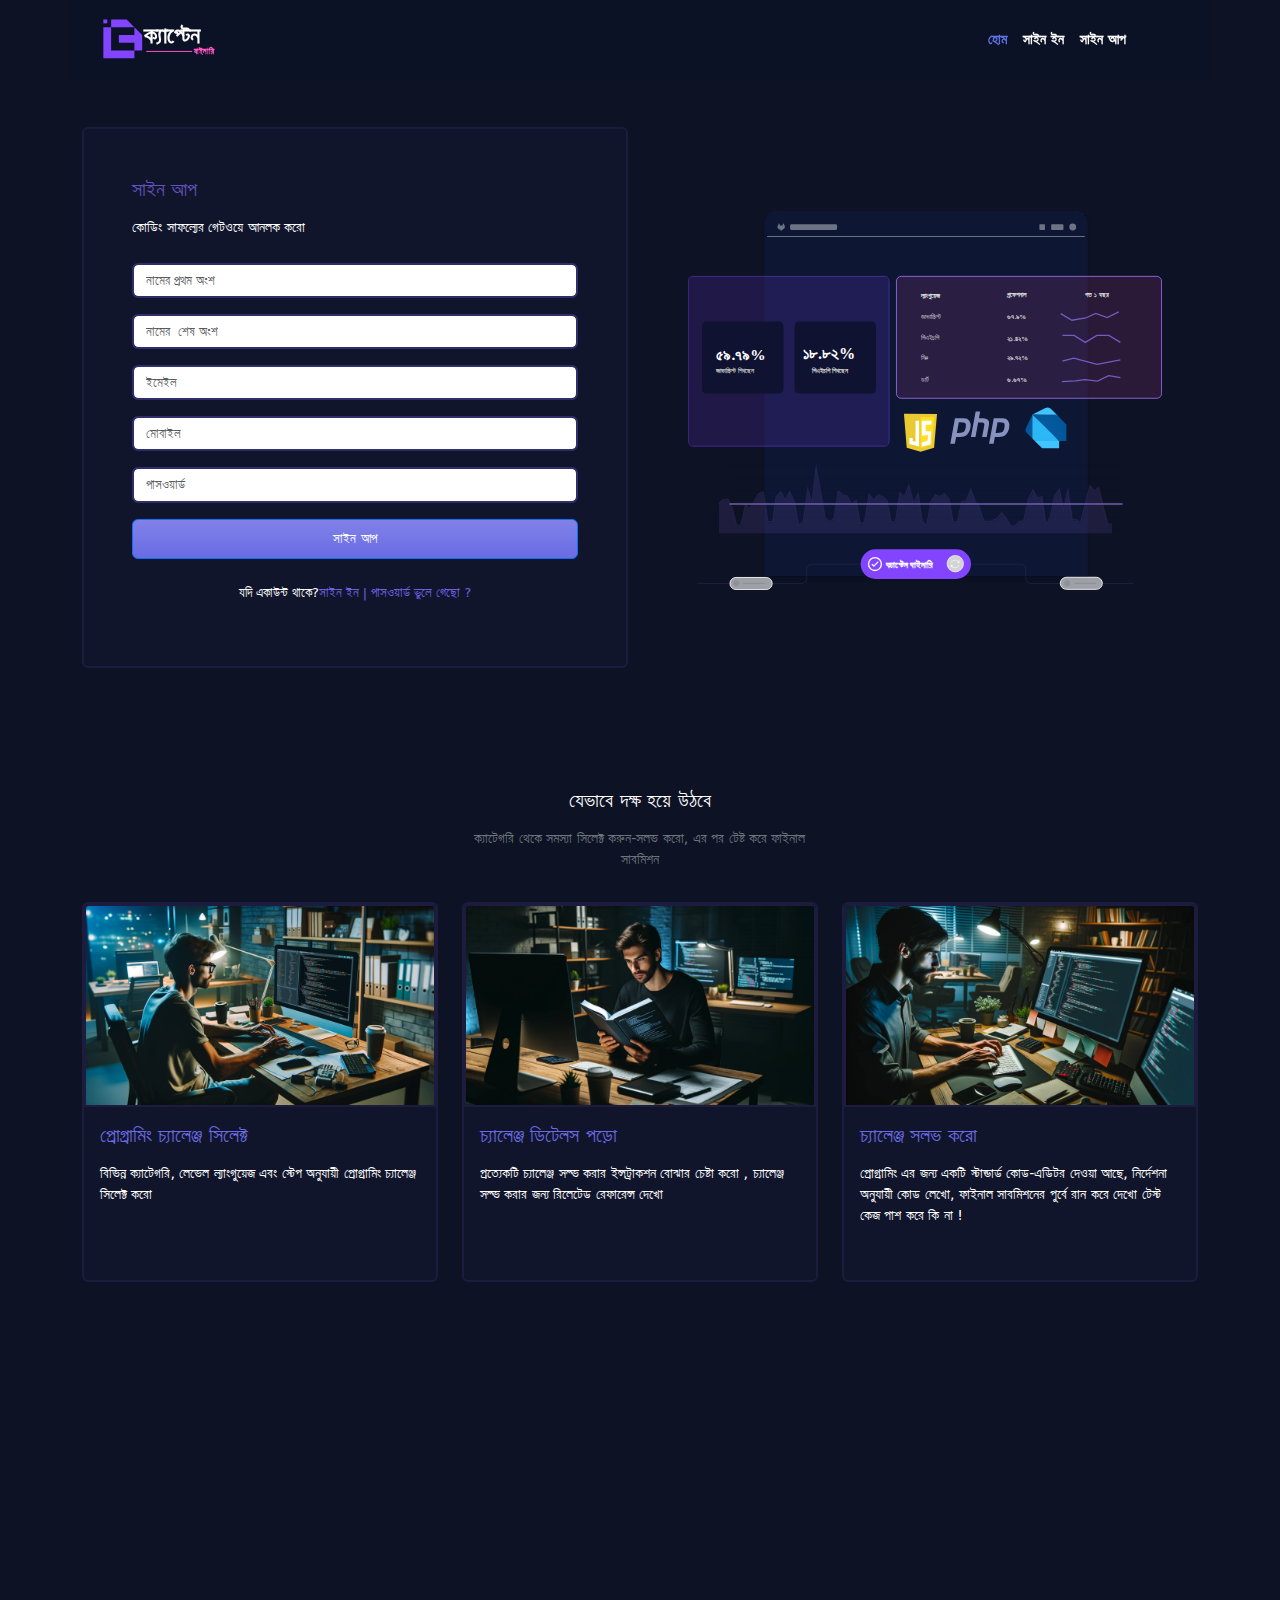
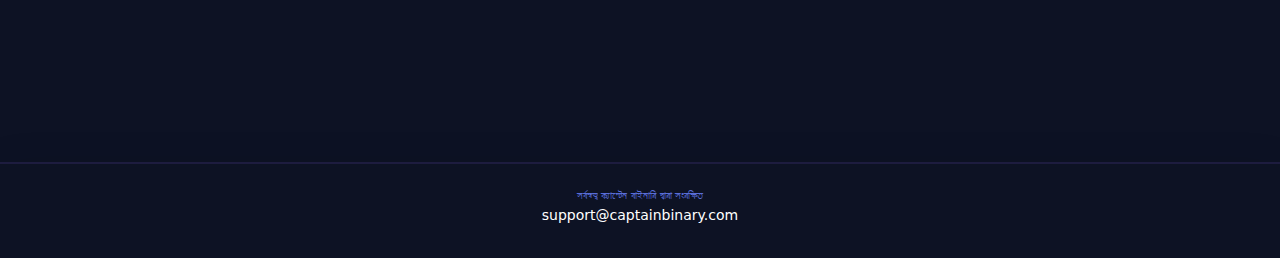
<file: sign-up.html>
<!DOCTYPE html>
<html lang="en">

<head>
    <!--    meta tag starts from here-->
    <meta charset="UTF-8">
    <meta name="viewport" content="width=device-width, initial-scale=1.0">
    <meta name="description" content="Captain Binary তে প্রোগ্রামিং শেখার Day 01 থেকেই শুরু করতে পারবে প্রবলেম সলভিং। Step by step লার্ন করা থেকে শুরু করে প্রোগ্রামিং স্কিল ডেভেলপ হবে রিয়েল লাইফ, থিউরেটিক্যাল, প্রোজেক্ট ভিত্তিক সমস্যা সমাধানে। কম্পিউটার প্রোগ্রামিং এমন সব সমস্যা সমাধান করার জন্য উদ্ভাবিত হয়েছে, যে সমস্যা গুলো এটি বানানোর আগে কখনো বিরাজ করত না। ">
    <meta name="keyword" content="জাভাস্ক্রিপ্ট শেখা, জাভাস্ক্রিপ্ট সমস্যা সমাধান, কোডিং চ্যালেঞ্জ, জাভাস্ক্রিপ্ট টিউটোরিয়াল, প্রোগ্রামিং দক্ষতা, কোডিং অনুশীলন, জাভাস্ক্রিপ্ট অনুশীলন, ওয়েব ডেভেলপমেন্ট, ইন্টারেক্টিভ লার্নিং, Captain Binary">
    <meta property="og:image" content="https://CaptainBinary.com/images/captainbinary.png">
    <!-- google fonts -->
    <link rel="preconnect" href="https://fonts.googleapis.com">
    <link rel="preconnect" href="https://fonts.gstatic.com" crossorigin>
    <link href="https://fonts.googleapis.com/css2?family=Tiro+Bangla:ital@0;1&display=swap" rel="stylesheet">
    <!-- font awesome cdn -->
    <link rel="stylesheet" href="https://cdnjs.cloudflare.com/ajax/libs/font-awesome/6.5.2/css/all.min.css"
          integrity="sha512-SnH5WK+bZxgPHs44uWIX+LLJAJ9/2PkPKZ5QiAj6Ta86w+fsb2TkcmfRyVX3pBnMFcV7oQPJkl9QevSCWr3W6A=="
          crossorigin="anonymous" referrerpolicy="no-referrer" />
    <!-- bootstrap css -->
    <link rel="stylesheet" href="./css/bootstrap.min.css">
    <!-- custom css -->
    <link rel="stylesheet" href="./css/style.css">
    <title>সাইন আপ</title>
</head>

<body>
<!-- navbar starts here -->
<section class="nav_menu">
    <div class="container">
        <div class="row">
            <div class="wrapper">
                <nav class="navbar navbar-expand-lg sticky-top ">
                    <div class="navbar-brand">
                        <a href="index.html">
                            <img src="./images/logo.svg" alt="logo_img" class="img-fluid">
                        </a>
                    </div>

                    <button class="navbar-toggler" type="button" data-bs-toggle="collapse" data-bs-target="#navbarSupportedContent" aria-controls="navbarSupportedContent" aria-expanded="false" aria-label="Toggle navigation">
                        <span><i class="fa-solid fa-bars fa-2x"></i></span>
                    </button>

                    <div class="collapse navbar-collapse" id="navbarSupportedContent">
                        <ul class="navbar-nav ms-auto">
                            <li class="nav-item">
                                <a class="nav-link fw-bolder" aria-current="page" href="index.html">হোম</a>
                            </li>
                            <li class="nav-item">
                                <a class="nav-link text-white fw-bolder" href="login.html">সাইন ইন</a>
                            </li>
                            <li class="nav-item">
                                <a class="nav-link text-white fw-bolder" href="sign-up.html">সাইন আপ</a>
                            </li>
                        </ul>
                    </div>

                </nav>
            </div>
        </div>
    </div>
</section>
<!-- navbar ends here -->

<!--sign up section starts from here-->
<section class="login contact mt-4">
    <div class="container">
        <div class="row gap-3 gap-md-0">
            <div class="col-md-6 my-4">
                <div class="wrapper">
                    <form action="" class="text-white form-control p-5 rounded-2">
                        <h5 class="mb-3 login-title">সাইন আপ</h5>
                        <p class="login-subtitle mb-4">কোডিং সাফল্যের গেটওয়ে আনলক করো</p>
                        <div class="wrapper">
                            <div class="mb-3">
                                <input class="form-control" type="text" id="first-name" placeholder="নামের প্রথম অংশ" aria-label="first-name">
                            </div>

                            <div class="mb-3">
                                <input class="form-control" type="text" id="last-name" placeholder="নামের  শেষ অংশ" aria-label="last-name">
                            </div>

                            <div class="mb-3">
                                <input class="form-control" type="email" id="email" placeholder="ইমেইল" aria-label="email">
                            </div>

                            <div class="mb-3">
                                <input class="form-control" type="tel" id="mobile" placeholder="মোবাইল" aria-label="mobile">
                            </div>

                            <div class="mb-3">
                                <input class="form-control" type="password" id="password" placeholder="পাসওয়ার্ড" aria-label="password">
                            </div>

                            <div class="mb-3">
                                <button class="btn btn-primary bg-gradient w-100" type="submit">সাইন আপ</button>
                            </div>

                            <p class="text-center login-des mt-4">যদি একাউন্ট থাকে?<span class=" login-span"><a href="login.html">সাইন ইন</a> | <a href="forget-password.html">পাসওয়ার্ড ভুলে গেছো ?</a></span></p>
                        </div>
                    </form>
                </div>
            </div>

            <div class="col-md-6 p-5 align-self-center">
                <img src="./images/hero-img.svg" alt="hero-img" class="img-fluid">
            </div>
        </div>
    </div>
</section>
<!--sign up section end here-->

<!-- challenge  section starts from here-->
<section class="challenge text-white my-5">
    <div class="container">
        <div class="row justify-content-center text-center">
            <div class="col-md-4 ">
                <div class="wrapper">
                    <h5 class="mt-5 mb-3">যেভাবে দক্ষ হয়ে উঠবে</h5>
                    <p class=" small text-secondary">ক্যাটেগরি থেকে সমস্যা সিলেক্ট করুন-সলভ করো, এর পর টেষ্ট করে ফাইনাল সাবমিশন</p>
                </div>
            </div>
        </div>
        <div class="row align-self-center">
            <div class="col-md-4">
                <div class="wrapper">
                    <div class="card mt-3 card-item">
                        <div class="card-img">
                            <img class="img-fluid card-img-top" src="./images/find.webp" alt="card-img" >
                        </div>
                        <div class="card-body">
                            <h5 class="card-title title">প্রোগ্রামিং চ্যালেঞ্জ সিলেক্ট</h5>
                            <p class="card-text text-white small mt-3">
                                বিভিন্ন ক্যাটেগরি, লেভেল ল্যাংগুয়েজ এবং স্টেপ অনুযায়ী প্রোগ্রামিং চ্যালেঞ্জ সিলেক্ট করো
                            </p>
                        </div>
                    </div>
                </div>
            </div>

            <div class="col-md-4">
                <div class="wrapper">
                    <div class="card mt-3 card-item">
                        <div class="card-img">
                            <img class="img-fluid card-img-top" src="./images/read.webp" alt="card-img" >
                        </div>
                        <div class="card-body">
                            <h5 class="card-title title">চ্যালেঞ্জ ডিটেলস পড়ো</h5>
                            <p class="card-text text-white small mt-3">
                                প্রত্যেকটি চ্যালেঞ্জ সল্ভ করার ইন্সট্রাকশন বোঝার চেষ্টা করো , চ্যালেঞ্জ সল্ভ করার জন্য রিলেটেড রেফারেন্স দেখো
                            </p>
                        </div>
                    </div>
                </div>
            </div>

            <div class="col-md-4">
                <div class="wrapper">
                    <div class="card mt-3 card-item">
                        <div class="card-img">
                            <img class="img-fluid card-img-top" src="./images/solve.webp" alt="card-img" >
                        </div>
                        <div class="card-body">
                            <h5 class="card-title title">চ্যালেঞ্জ সলভ করো</h5>
                            <p class="card-text text-white small mt-3">
                                প্রোগ্রামিং এর জন্য একটি স্টান্ডার্ড কোড-এডিটর দেওয়া আছে, নির্দেশনা অনুযায়ী কোড লেখো, ফাইনাল সাবমিশনের পুর্বে রান করে দেখো টেস্ট কেজ পাশ করে কি না !
                            </p>
                        </div>
                    </div>
                </div>
            </div>
        </div>
    </div>
</section>
<!-- challenge  section ends here-->

<!--    footer section starts from here-->
<section class="footer">
    <div class="wrapper text-center text-white py-3 shadow-lg">
        <div class="row justify-content-center">
            <div class="col-12 col-md-6">
                <div class="footer-icon">
                    <i class="fa-brands fa-facebook"></i>
                    <i class="fa-brands fa-linkedin-in"></i>
                    <i class="fa-brands fa-youtube"></i>
                </div>
                <div class="footer-des">
                    <p class="small mt-2 mb-0">সর্বস্বত্ব ক্যাপ্টেন বাইনারি দ্বারা সংরক্ষিত</p>
                    <p class="small">support@captainbinary.com</p>
                </div>
            </div>
        </div>
    </div>
</section>

<!--    footer section ends here-->
<script src="./js/bootstrap.bundle.js"></script>
</body>

</html>
</file>
<file: css/style.css>
*{
    padding: 0;
    margin: 0;
    box-sizing: border-box;
}
html{
    scroll-behavior: smooth;
}

body{
    background-color: #0D1224;
}

/*navbar starts here*/
.nav_menu .wrapper{
    background-color: #0C1225;
}
.nav_menu .wrapper .nav-link:nth-child(1){
    color: #5D71E2;
}
.nav_menu .wrapper img{
    width: 153px;
    height: 53px;
}
.nav_menu .nav-link{
    font-size: 14px !important;
}
.nav_menu .wrapper ul{
    margin-right: 4rem;
}
.nav_menu .wrapper span{
    color:rgba(128, 128, 128, 0.486);
    font-size: 0.8rem;
    
}

/*navbar ends here*/

/* hero section stats from here */
.hero.wrapper{
    color: #FF69B4;
}
.hero.wrapper div a{
    color: #FF69B4;
}
.hero-span-1{
    color: rgba(28, 226, 28, 0.855);
}

.hero-span-2{
    color:#FF69B4;
}
.hero-span-3{
    font-size: 0.8rem;
    margin-left: 0.5rem;
}
/* hero section ends here */

/* brand section start here */
.brand h4{
    color: blueviolet;
}
.brand img{
    background-color: rgba(2, 2, 39, 0.081);
}
.brand .wrapper{
    border: 2px solid #1D1C3F;
    background-color: #11152C;
    transition: all 0.3s;
}
.brand .wrapper:hover{
    box-shadow: 0 1px 5px 0 rgb(132, 134, 243);
    transform: translate(1px);
}
/* brand section ends here */

/*challenge  section starts from here*/
.challenge .wrapper h4{
    color:#6C6BE4;
}
.challenge .title{
    color: #6C6BE4;
}
.challenge .testimonial-btn{
    font-size: 0.8rem;
}

.challenge .wrapper img{
    border: 2px solid #1D1C3F;
}
.challenge .designation{
    font-size: 0.8rem;
}
.challenge .wrapper .card-item{
    background-color: #11152C;
    border: 2px solid #1D1C3F;
    transition: all 0.3s;
    height: 380px;
    &:hover{
        box-shadow: 0 1px 5px 0 rgba(106,108,228,1);
        transform: translate(1px);
    }
    & .title{
        color: #6C6BE4;

    }
}
.testimonial .wrapper .card-item{
    height: 460px;
}

/*challenge  section ends here*/

/*contact section starts from here*/
.contact form{
    background-color: #11152C;
    border: 2px solid #1D1C3F;
    transition: all 0.3s;
    &:hover{
        box-shadow: 0 1px 5px 0 rgba(106,108,228,1);
        transform: translate(1px);
    }
}
.form-control{
    font-size: 0.8rem;
    border: 2px solid #2f2e6a;
}
.contact form textarea{
    resize: none;
}

.form-control:focus{
    box-shadow: none;
}

.contact form button{
    font-size: 0.8rem;
    background-color: #6A6CE4;
    padding: 0.6rem 0;
    transition: all 0.3s;
}
.contact form button:hover{
    background-color: #805FE4!important;
}

.contact .card-item{
    background-color: #11152C;
    border: 2px solid #1D1C3F;
    margin-top: 1.4rem;
    transition: all 0.3s;
    &:hover{
        box-shadow: 0 1px 5px 0 rgba(106,108,228,1);
        transform: translate(1px);
    }
}
/*contact section ends here*/


/*footer section starts from here*/
.footer{
    margin-top:30rem;
    & .wrapper{
        border-top: 2px solid #1D1C3F;
        & .footer-icon{
            font-size: 1.5rem;
        }
    }
    & .footer-des p:nth-child(1){
        color: #596DD9;
        font-size: 0.7rem;
    }
}
/*footer section ends here*/

/*login section starts from here*/
.login .wrapper{
    & .login-title{
        color: #6552BF;
    }
    & .login-subtitle{
        font-size: 0.9rem;
    }
    & label{
        font-size: 0.8rem;
        color: #50459b;
    }
    & .login-des{
        font-size: 0.8rem;
    }
    & .login-span{
        color: #7161e1;
    }
    & a{
        color: #7161e1;
        text-decoration: none;

    }
}


/*login section ends here*/
</file>
